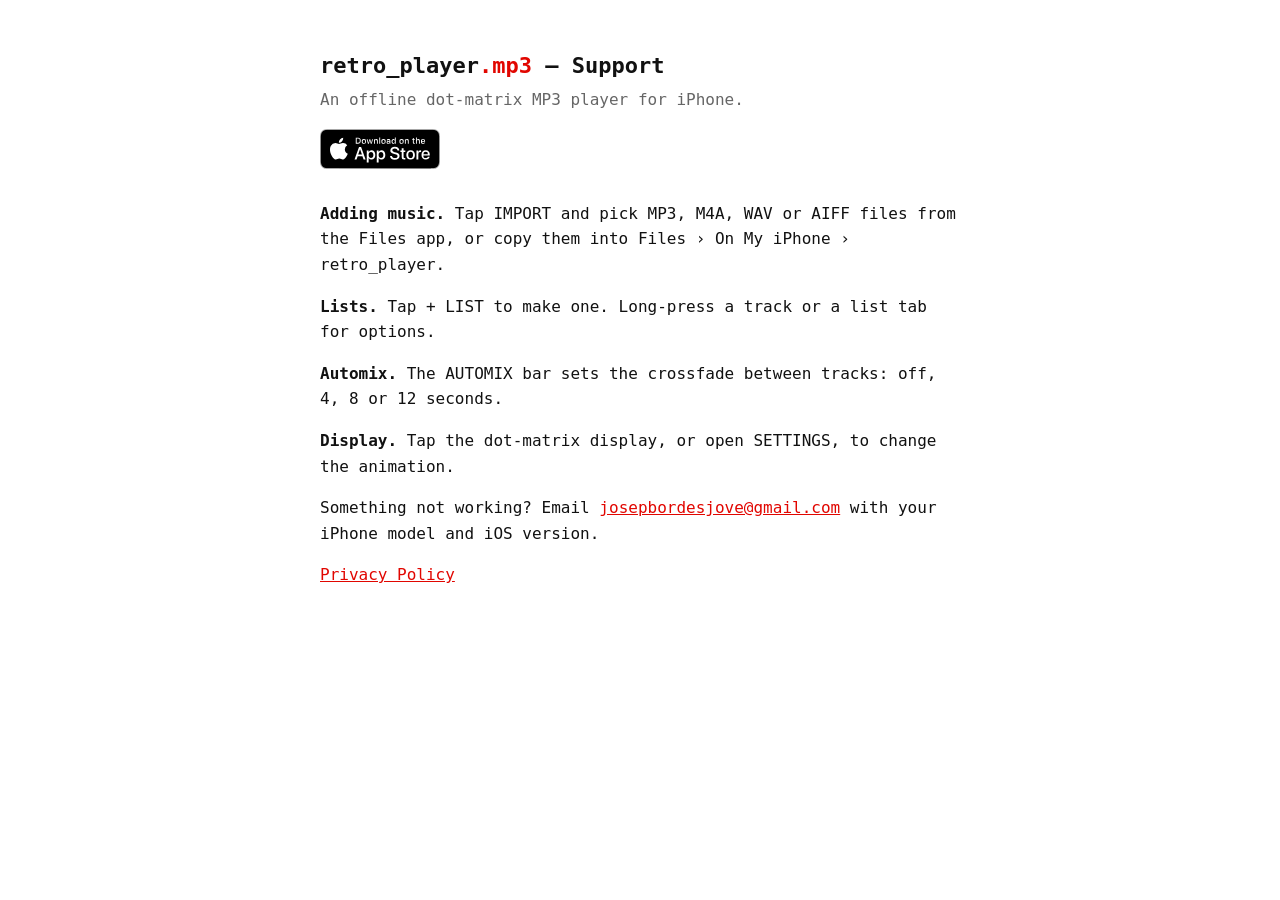
<file: index.html>
<!doctype html><html lang="en"><head><meta charset="utf-8"><meta name="viewport" content="width=device-width,initial-scale=1"><meta name="apple-itunes-app" content="app-id=6820493424"><title>retro_player.mp3 — Support</title><link rel="stylesheet" href="style.css"></head><body>
<h1>retro_player<span>.mp3</span> — Support</h1>
<p class="meta">An offline dot-matrix MP3 player for iPhone.</p>
<p class="store"><a href="https://apps.apple.com/app/id6820493424?pt=128106539&amp;ct=web-home&amp;mt=8"><img src="app-store-badge.svg" alt="Download on the App Store" width="120" height="40"></a></p>
<p><b>Adding music.</b> Tap IMPORT and pick MP3, M4A, WAV or AIFF files from the Files app, or copy them into Files › On My iPhone › retro_player.</p>
<p><b>Lists.</b> Tap + LIST to make one. Long-press a track or a list tab for options.</p>
<p><b>Automix.</b> The AUTOMIX bar sets the crossfade between tracks: off, 4, 8 or 12 seconds.</p>
<p><b>Display.</b> Tap the dot-matrix display, or open SETTINGS, to change the animation.</p>
<p>Something not working? Email <a href="mailto:josepbordesjove@gmail.com">josepbordesjove@gmail.com</a> with your iPhone model and iOS version.</p>
<p><a href="privacy.html">Privacy Policy</a></p>
</body></html>
</file>
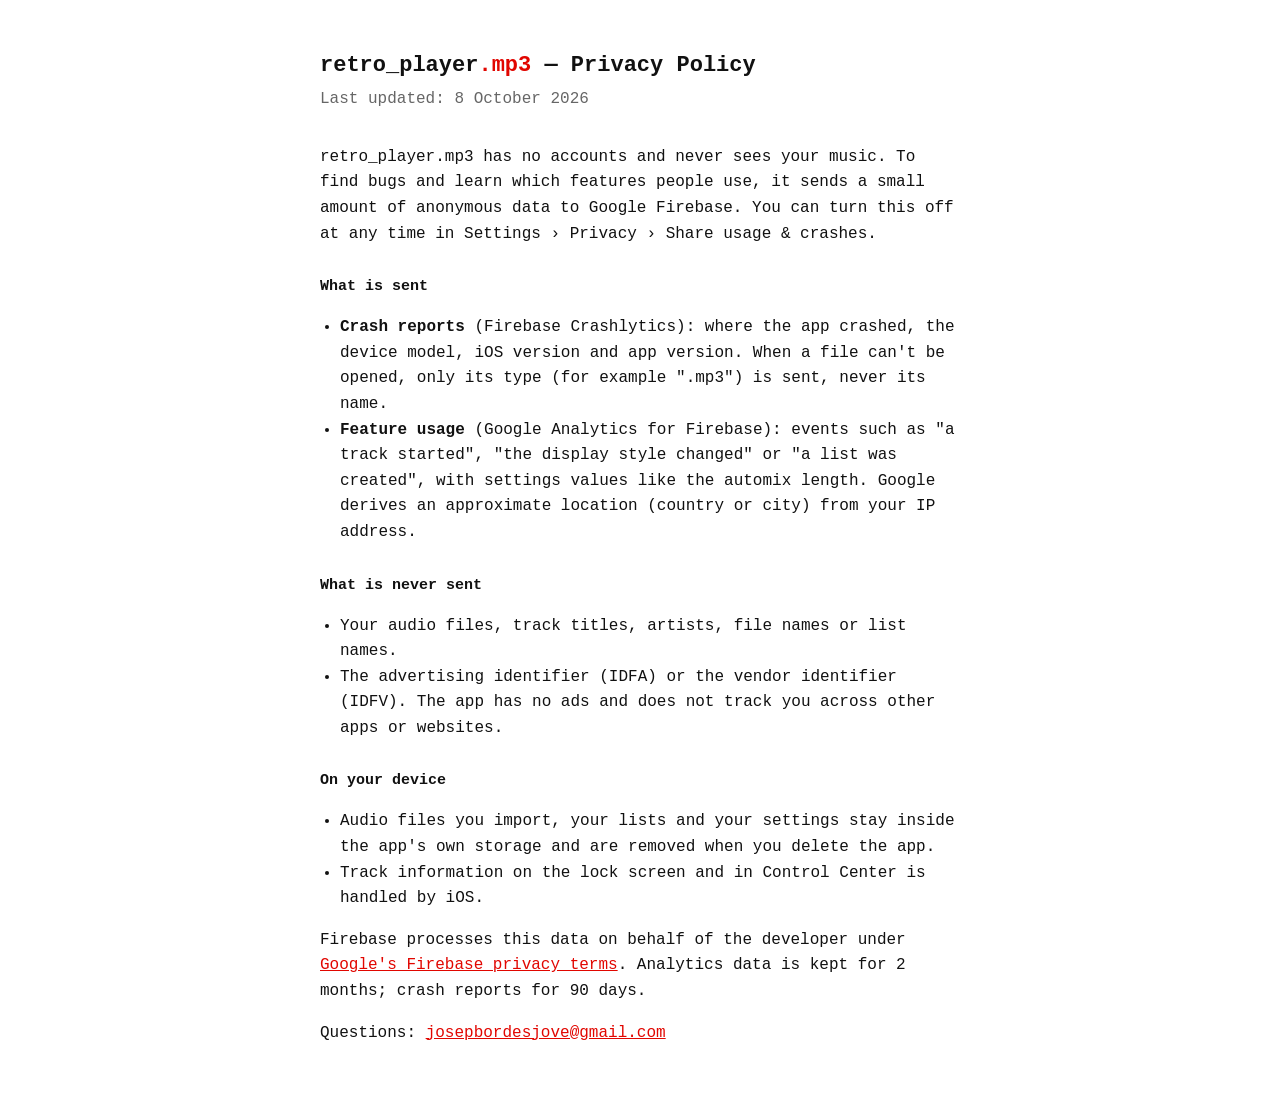
<file: privacy.html>
<!doctype html><html lang="en"><head><meta charset="utf-8"><meta name="viewport" content="width=device-width,initial-scale=1"><title>retro_player.mp3 — Privacy Policy</title><link rel="stylesheet" href="style.css"></head><body>
<h1>retro_player<span>.mp3</span> — Privacy Policy</h1>
<p class="meta">Last updated: 8 October 2026</p>
<p>retro_player.mp3 has no accounts and never sees your music. To find bugs and learn which features people use, it sends a small amount of anonymous data to Google Firebase. You can turn this off at any time in Settings › Privacy › Share usage &amp; crashes.</p>
<h2>What is sent</h2>
<ul>
<li><b>Crash reports</b> (Firebase Crashlytics): where the app crashed, the device model, iOS version and app version. When a file can't be opened, only its type (for example ".mp3") is sent, never its name.</li>
<li><b>Feature usage</b> (Google Analytics for Firebase): events such as "a track started", "the display style changed" or "a list was created", with settings values like the automix length. Google derives an approximate location (country or city) from your IP address.</li>
</ul>
<h2>What is never sent</h2>
<ul>
<li>Your audio files, track titles, artists, file names or list names.</li>
<li>The advertising identifier (IDFA) or the vendor identifier (IDFV). The app has no ads and does not track you across other apps or websites.</li>
</ul>
<h2>On your device</h2>
<ul>
<li>Audio files you import, your lists and your settings stay inside the app's own storage and are removed when you delete the app.</li>
<li>Track information on the lock screen and in Control Center is handled by iOS.</li>
</ul>
<p>Firebase processes this data on behalf of the developer under <a href="https://firebase.google.com/support/privacy">Google's Firebase privacy terms</a>. Analytics data is kept for 2 months; crash reports for 90 days.</p>
<p>Questions: <a href="mailto:josepbordesjove@gmail.com">josepbordesjove@gmail.com</a></p>
</body></html>
</file>
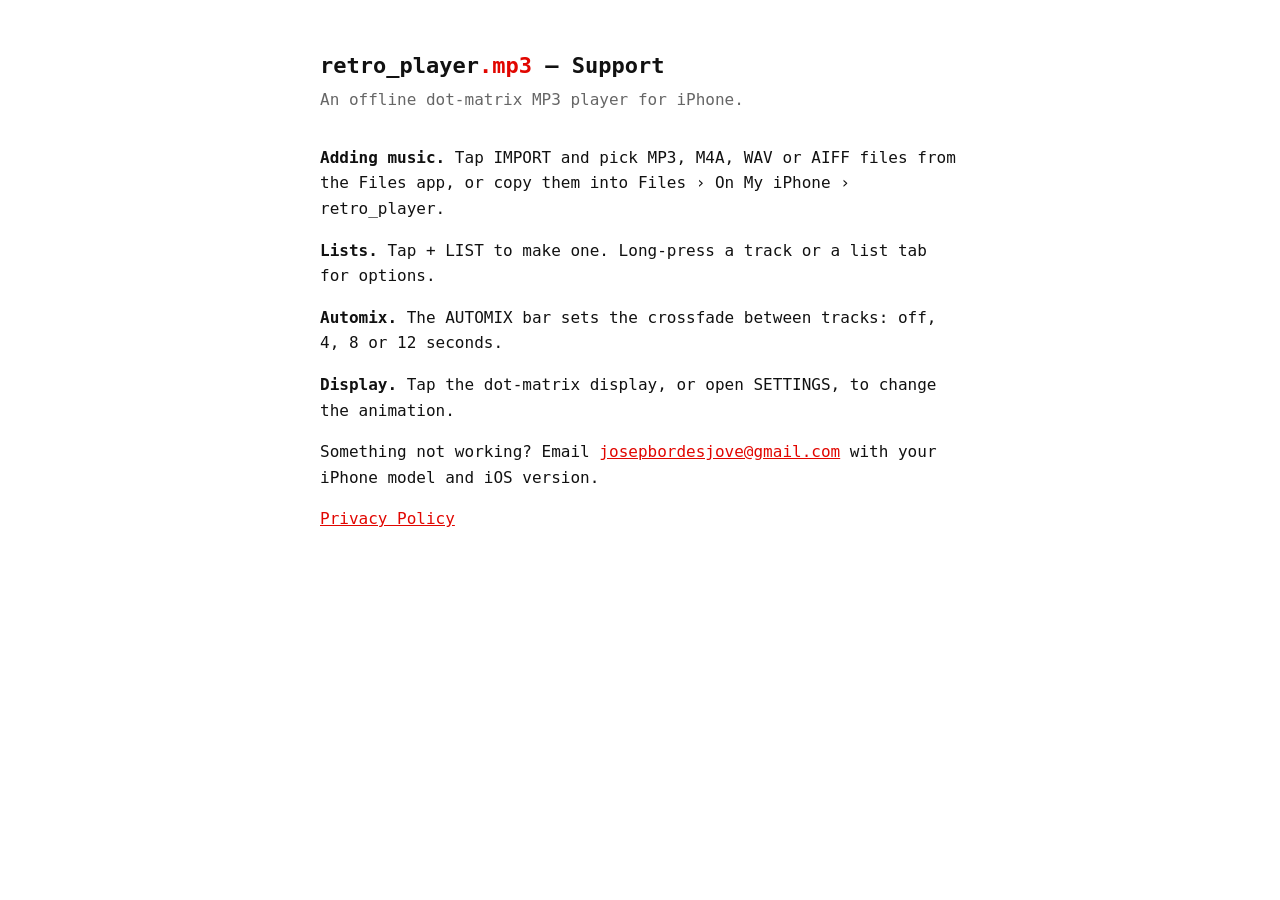
<file: support.html>
<!doctype html><html lang="en"><head><meta charset="utf-8"><meta name="viewport" content="width=device-width,initial-scale=1"><title>retro_player.mp3 — Support</title><link rel="stylesheet" href="style.css"></head><body>
<h1>retro_player<span>.mp3</span> — Support</h1>
<p class="meta">An offline dot-matrix MP3 player for iPhone.</p>
<p><b>Adding music.</b> Tap IMPORT and pick MP3, M4A, WAV or AIFF files from the Files app, or copy them into Files › On My iPhone › retro_player.</p>
<p><b>Lists.</b> Tap + LIST to make one. Long-press a track or a list tab for options.</p>
<p><b>Automix.</b> The AUTOMIX bar sets the crossfade between tracks: off, 4, 8 or 12 seconds.</p>
<p><b>Display.</b> Tap the dot-matrix display, or open SETTINGS, to change the animation.</p>
<p>Something not working? Email <a href="mailto:josepbordesjove@gmail.com">josepbordesjove@gmail.com</a> with your iPhone model and iOS version.</p>
<p><a href="privacy.html">Privacy Policy</a></p>
</body></html>
</file>
<file: style.css>
:root{--bg:#fff;--fg:#111;--mute:#666;--red:#e10600}
@media (prefers-color-scheme:dark){:root{--bg:#000;--fg:#f2f2f2;--mute:#999}}
body{background:var(--bg);color:var(--fg);font:16px/1.6 ui-monospace,Menlo,monospace;max-width:640px;margin:0 auto;padding:48px 16px}
h1{font-size:22px;margin:0 0 4px}h1 span{color:var(--red)}
p.meta{color:var(--mute);margin:0 0 32px}a{color:var(--red)}ul{padding-left:20px}
h2{font-size:15px;margin:28px 0 4px}
p.store{margin:-16px 0 32px}p.store img{display:block;height:40px;width:auto}
</file>
